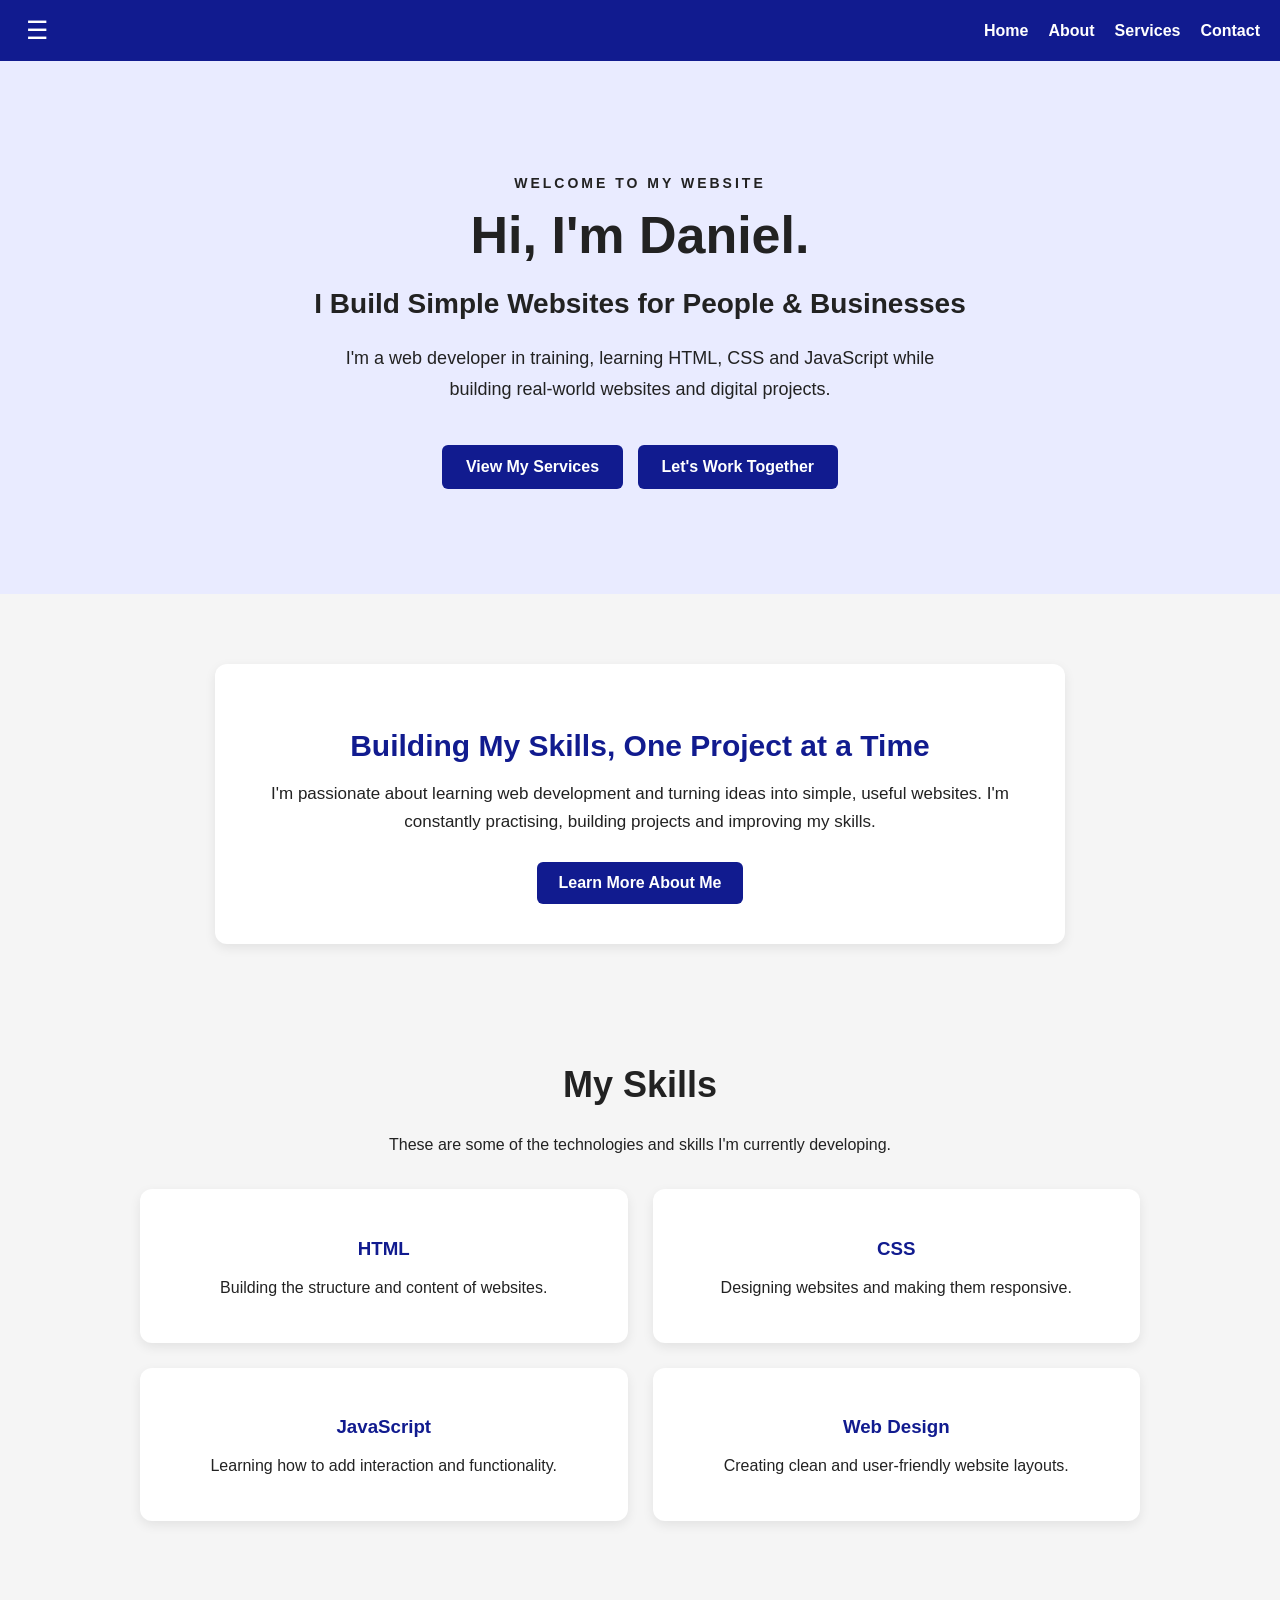
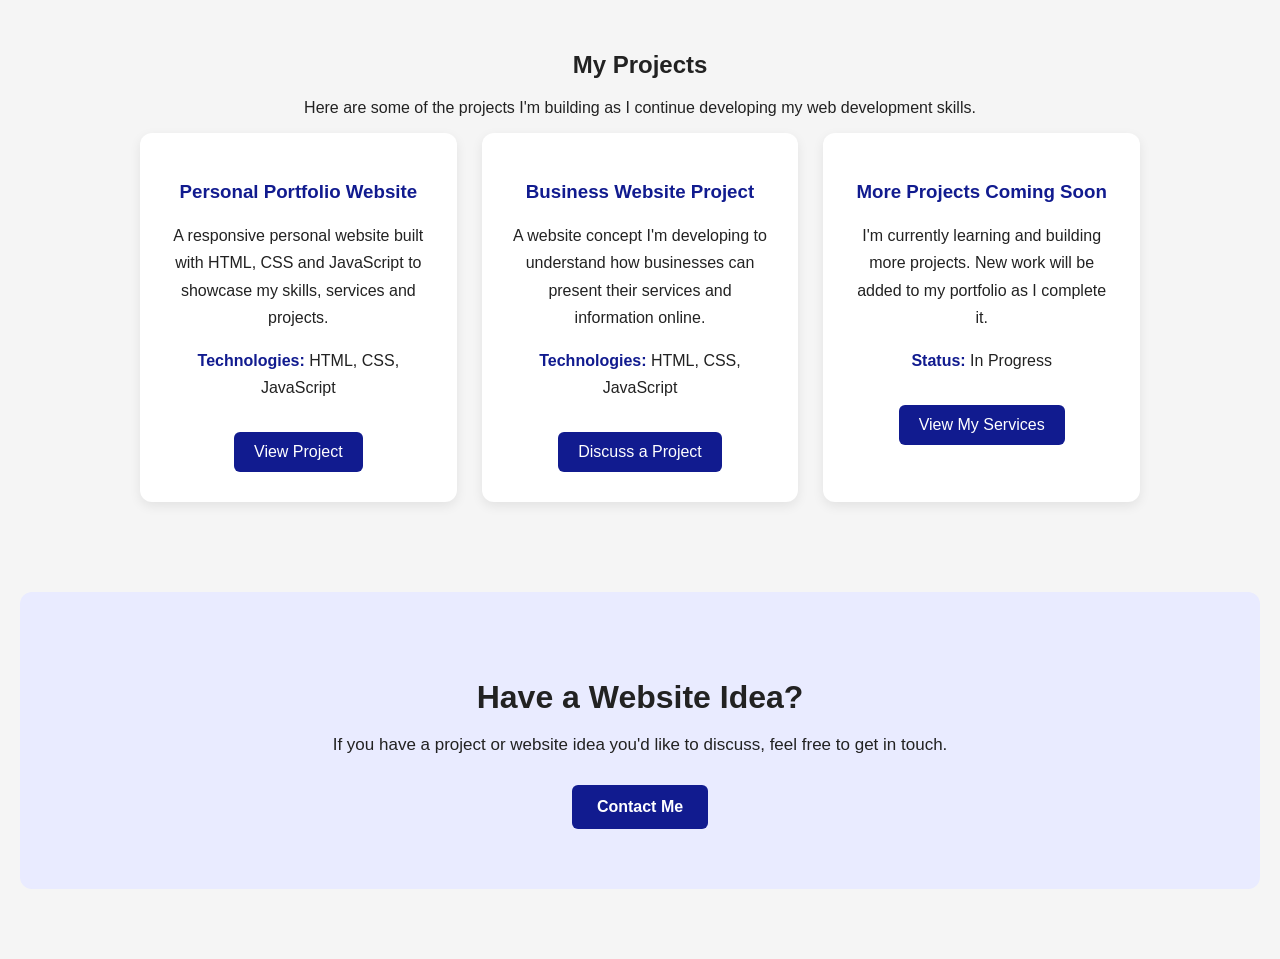
<file: index.html>
<!DOCTYPE html>
<html>

<head>
    <title>Daniel | Web Developer</title>
    <link rel="stylesheet" href="style.css">
</head>

<body>

    <!-- Navigation -->
    <nav>
        <button id="menuButton">☰</button>

        <div id="navLinks">
            <a href="index.html">Home</a>
            <a href="about.html">About</a>
            <a href="services.html">Services</a>
            <a href="contact.html">Contact</a>
        </div>
    </nav>


    <!-- Hero Section -->
    <section class="hero">

        <div class="hero-content">

            <p class="hero-small">WELCOME TO MY WEBSITE</p>

            <h1>Hi, I'm Daniel.</h1>

            <h2>I Build Simple Websites for People & Businesses</h2>

            <p>
                I'm a web developer in training, learning HTML, CSS and
                JavaScript while building real-world websites and digital
                projects.
            </p>

            <div class="hero-buttons">
                <a href="services.html">View My Services</a>
                <a href="contact.html">Let's Work Together</a>
            </div>

        </div>

    </section>


    <!-- About Preview -->
    <section class="about-preview">

        <h2>Building My Skills, One Project at a Time</h2>

        <p>
            I'm passionate about learning web development and turning
            ideas into simple, useful websites. I'm constantly practising,
            building projects and improving my skills.
        </p>

        <a href="about.html">Learn More About Me</a>

    </section>


    <!-- Skills Section -->
    <section class="skills-section">

        <h2>My Skills</h2>

        <p>
            These are some of the technologies and skills I'm currently
            developing.
        </p>

        <div class="skills-container">

            <div class="skill-card">

                <h3>HTML</h3>

                <p>
                    Building the structure and content of websites.
                </p>

            </div>


            <div class="skill-card">

                <h3>CSS</h3>

                <p>
                    Designing websites and making them responsive.
                </p>

            </div>


            <div class="skill-card">

                <h3>JavaScript</h3>

                <p>
                    Learning how to add interaction and functionality.
                </p>

            </div>


            <div class="skill-card">

                <h3>Web Design</h3>

                <p>
                    Creating clean and user-friendly website layouts.
                </p>

            </div>

        </div>

    </section>


    <!-- Projects Section -->
    <section class="projects-section">

        <h2>My Projects</h2>

        <p>
            Here are some of the projects I'm building as I continue
            developing my web development skills.
        </p>


        <div class="projects-container">


            <!-- Project 1 -->
            <div class="project-card">

                <h3>Personal Portfolio Website</h3>

                <p>
                    A responsive personal website built with HTML, CSS
                    and JavaScript to showcase my skills, services and
                    projects.
                </p>

                <p>
                    <strong>Technologies:</strong>
                    HTML, CSS, JavaScript
                </p>

                <a href="index.html">View Project</a>

            </div>


            <!-- Project 2 -->
            <div class="project-card">

                <h3>Business Website Project</h3>

                <p>
                    A website concept I'm developing to understand how
                    businesses can present their services and information
                    online.
                </p>

                <p>
                    <strong>Technologies:</strong>
                    HTML, CSS, JavaScript
                </p>

                <a href="contact.html">Discuss a Project</a>

            </div>


            <!-- Project 3 -->
            <div class="project-card">

                <h3>More Projects Coming Soon</h3>

                <p>
                    I'm currently learning and building more projects.
                    New work will be added to my portfolio as I complete it.
                </p>

                <p>
                    <strong>Status:</strong>
                    In Progress
                </p>

                <a href="services.html">View My Services</a>

            </div>


        </div>

    </section>


    <!-- Call To Action -->
    <section class="home-contact">

        <h2>Have a Website Idea?</h2>

        <p>
            If you have a project or website idea you'd like to discuss,
            feel free to get in touch.
        </p>

        <a href="contact.html">Contact Me</a>

    </section>


    <!-- JavaScript -->
    <script src="script.js"></script>

</body>

</html>
</file>
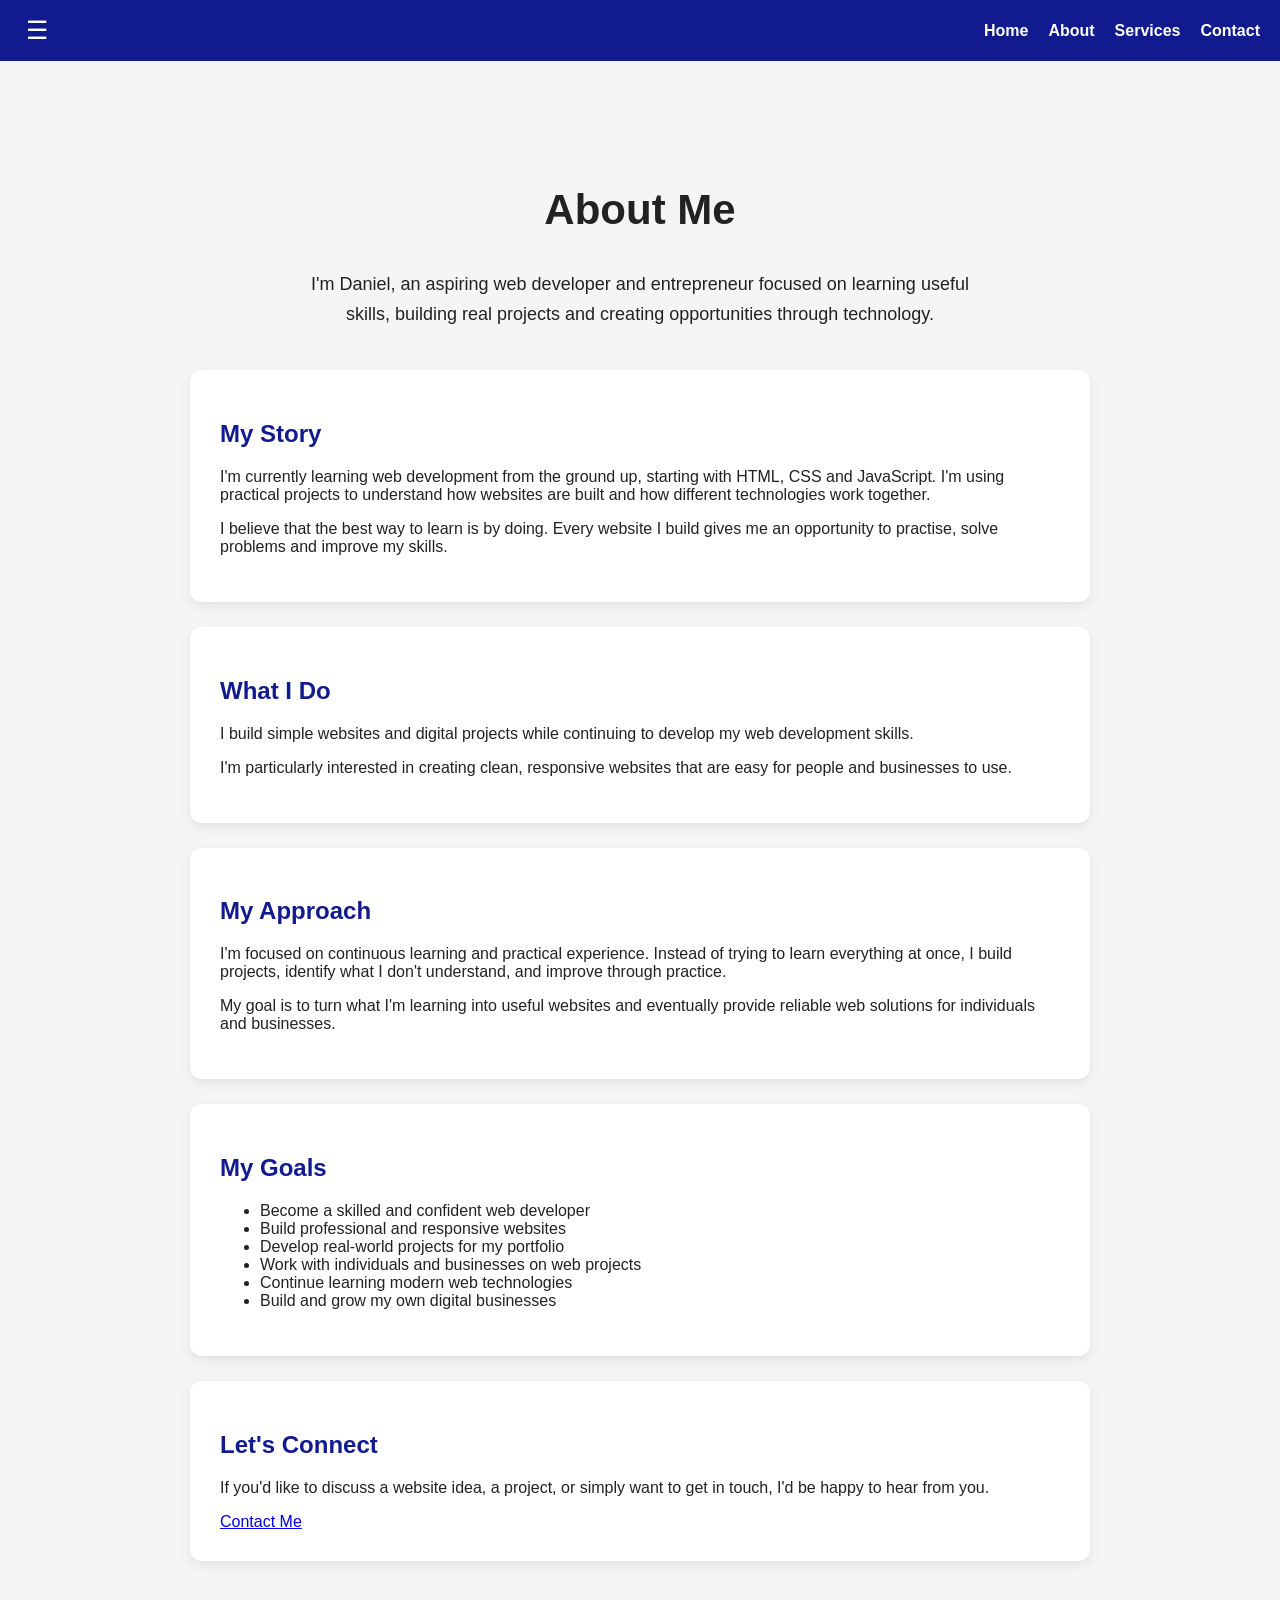
<file: about.html>
<!DOCTYPE html>
<html>

<head>
    <title>About Daniel</title>
    <link rel="stylesheet" href="style.css">
</head>

<body>

    <!-- Navigation -->
    <nav>
        <button id="menuButton">☰</button>

        <div id="navLinks">
            <a href="index.html">Home</a>
            <a href="about.html">About</a>
            <a href="services.html">Services</a>
            <a href="contact.html">Contact</a>
        </div>
    </nav>


    <!-- About Page -->
    <section class="about-page">

        <h1>About Me</h1>

        <p class="about-intro">
            I'm Daniel, an aspiring web developer and entrepreneur
            focused on learning useful skills, building real projects
            and creating opportunities through technology.
        </p>


        <!-- My Story -->
        <div class="about-card">

            <h2>My Story</h2>

            <p>
                I'm currently learning web development from the ground up,
                starting with HTML, CSS and JavaScript. I'm using practical
                projects to understand how websites are built and how
                different technologies work together.
            </p>

            <p>
                I believe that the best way to learn is by doing. Every
                website I build gives me an opportunity to practise,
                solve problems and improve my skills.
            </p>

        </div>


        <!-- What I Do -->
        <div class="about-card">

            <h2>What I Do</h2>

            <p>
                I build simple websites and digital projects while
                continuing to develop my web development skills.
            </p>

            <p>
                I'm particularly interested in creating clean,
                responsive websites that are easy for people and
                businesses to use.
            </p>

        </div>


        <!-- My Approach -->
        <div class="about-card">

            <h2>My Approach</h2>

            <p>
                I'm focused on continuous learning and practical
                experience. Instead of trying to learn everything at
                once, I build projects, identify what I don't understand,
                and improve through practice.
            </p>

            <p>
                My goal is to turn what I'm learning into useful
                websites and eventually provide reliable web solutions
                for individuals and businesses.
            </p>

        </div>


        <!-- My Goals -->
        <div class="about-card">

            <h2>My Goals</h2>

            <ul>
                <li>Become a skilled and confident web developer</li>

                <li>Build professional and responsive websites</li>

                <li>Develop real-world projects for my portfolio</li>

                <li>Work with individuals and businesses on web projects</li>

                <li>Continue learning modern web technologies</li>

                <li>Build and grow my own digital businesses</li>
            </ul>

        </div>


        <!-- Call To Action -->
        <div class="about-card">

            <h2>Let's Connect</h2>

            <p>
                If you'd like to discuss a website idea, a project,
                or simply want to get in touch, I'd be happy to hear
                from you.
            </p>

            <a href="contact.html">Contact Me</a>

        </div>

    </section>


    <!-- JavaScript -->
    <script src="script.js"></script>

</body>

</html>
</file>
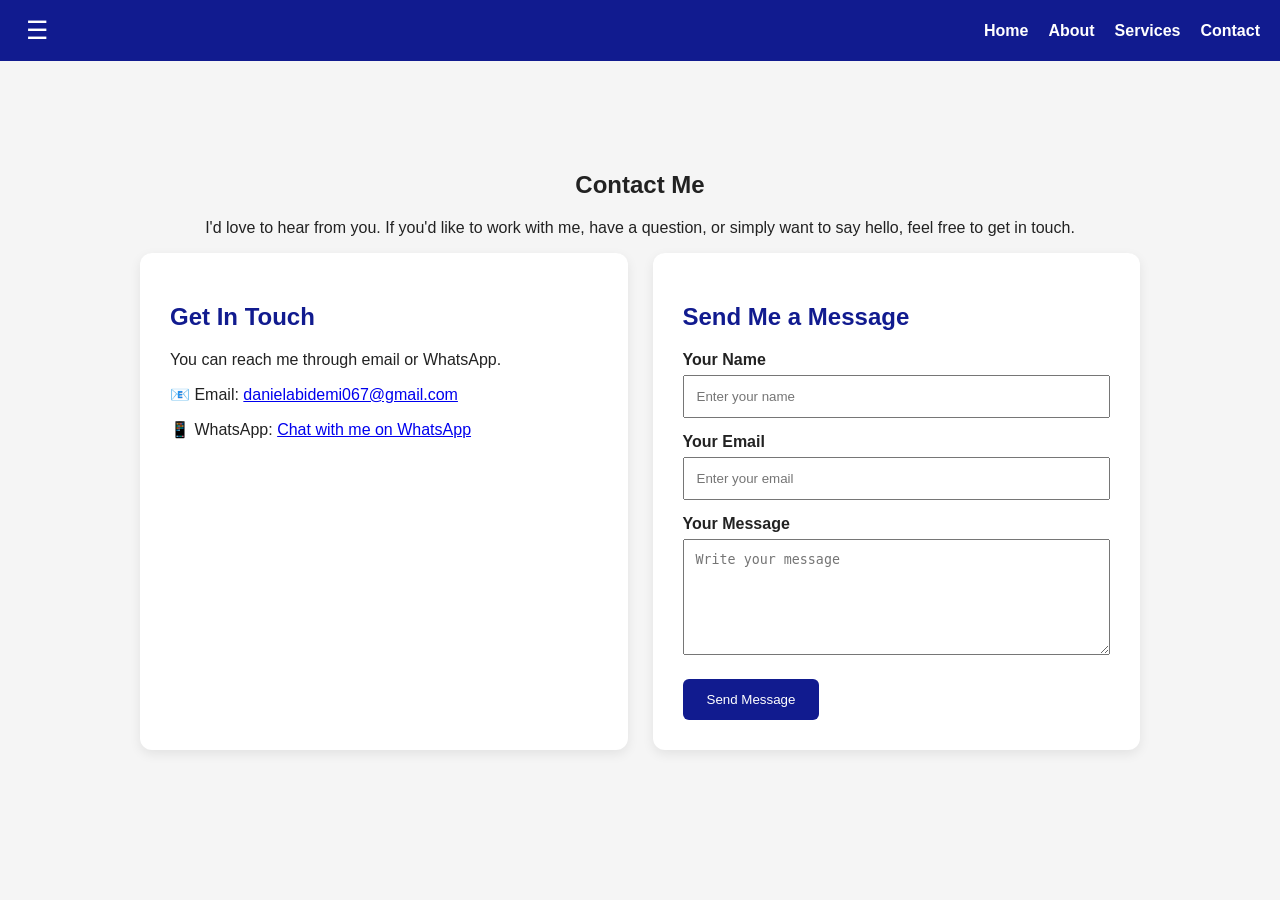
<file: contact.html>
<!DOCTYPE html>
<html>

<head>
    <title>Contact Me</title>
    <link rel="stylesheet" href="style.css">
</head>

<body>

    <nav>
        <button id="menuButton">☰</button>

        <div id="navLinks">
            <a href="index.html">Home</a>
            <a href="about.html">About</a>
            <a href="services.html">Services</a>
            <a href="contact.html">Contact</a>
        </div>
    </nav>


    <section class="contact-section">

        <h1>Contact Me</h1>

        <p>
            I'd love to hear from you. If you'd like to work with me,
            have a question, or simply want to say hello, feel free
            to get in touch.
        </p>


        <div class="contact-container">

            <div class="contact-info">

                <h2>Get In Touch</h2>

                <p>
                    You can reach me through email or WhatsApp.
                </p>

                <p>
                    📧 Email:
                    <a href="mailto:danielabidemi067@gmail.com">
                        danielabidemi067@gmail.com
                    </a>
                </p>

                <p>
                    📱 WhatsApp:
                    <a href="https://wa.me/2349048557982">
                        Chat with me on WhatsApp
                    </a>
                </p>

            </div>


            <div class="contact-form">

                <h2>Send Me a Message</h2>

                <form action="https://formspree.io/f/mbgrdyqr" method="POST">

                    <label for="name">Your Name</label>

                    <input
                        type="text"
                        id="name"
                        name="name"
                        placeholder="Enter your name"
                        required
                    >

                    <label for="email">Your Email</label>

                    <input
                        type="email"
                        id="email"
                        name="email"
                        placeholder="Enter your email"
                        required
                    >

                    <label for="message">Your Message</label>

                    <textarea
                        id="message"
                        name="message"
                        rows="6"
                        placeholder="Write your message"
                        required
                    ></textarea>

                    <button type="submit">
                        Send Message
                    </button>

                </form>

            </div>

        </div>

    </section>


    <script src="script.js"></script>

</body>

</html>
</file>
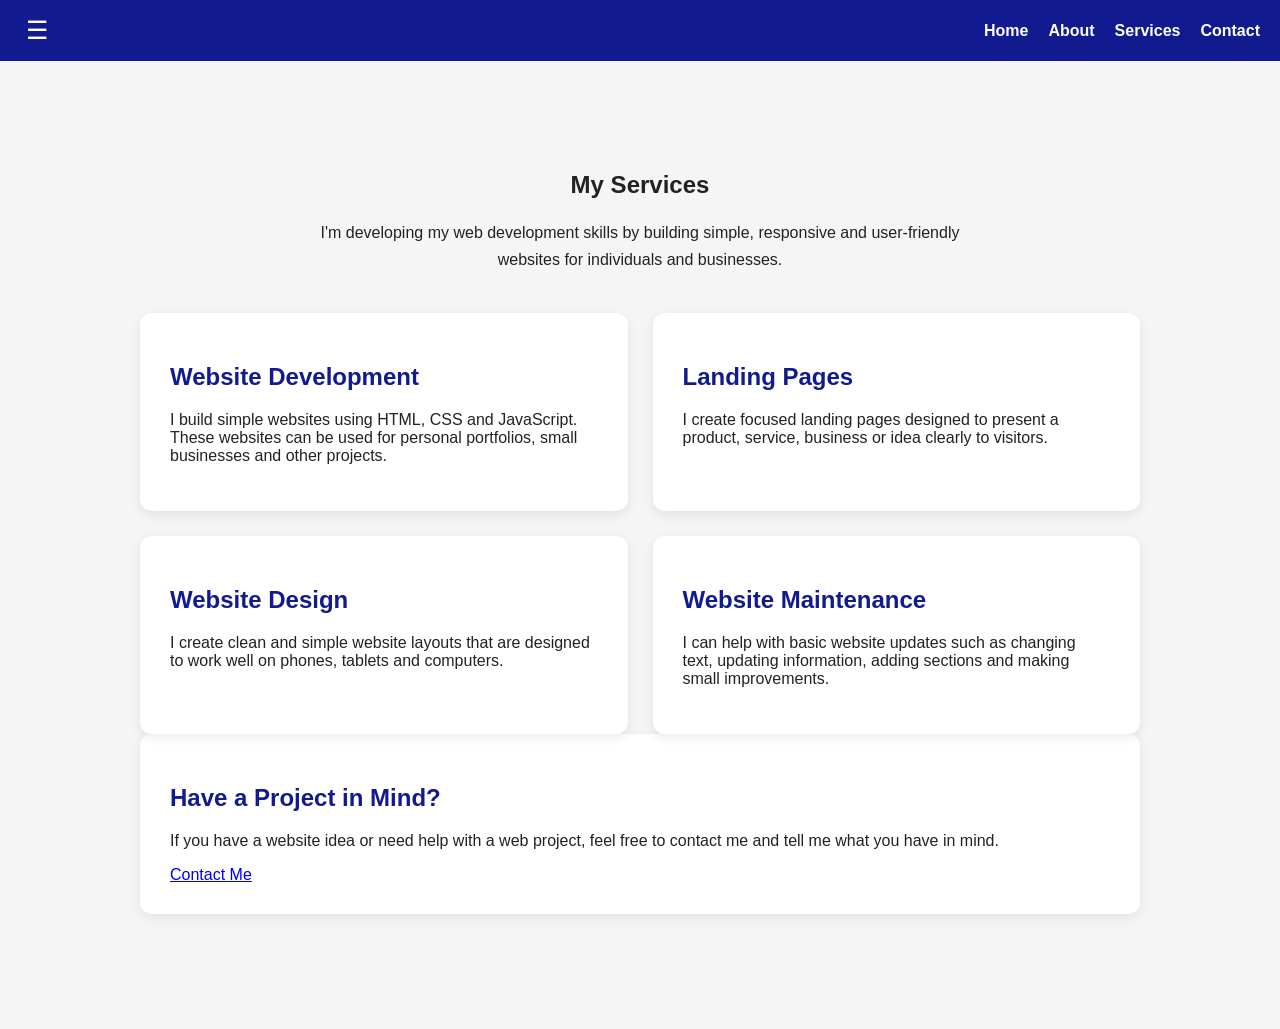
<file: services.html>
<!DOCTYPE html>
<html>

<head>
    <title>Services | Daniel</title>
    <link rel="stylesheet" href="style.css">
</head>

<body>

    <!-- Navigation -->
    <nav>
        <button id="menuButton">☰</button>

        <div id="navLinks">
            <a href="index.html">Home</a>
            <a href="about.html">About</a>
            <a href="services.html">Services</a>
            <a href="contact.html">Contact</a>
        </div>
    </nav>


    <!-- Services Page -->
    <section class="services-page">

        <h1>My Services</h1>

        <p class="services-intro">
            I'm developing my web development skills by building
            simple, responsive and user-friendly websites for
            individuals and businesses.
        </p>


        <div class="services-container">


            <!-- Service 1 -->
            <div class="service-card">

                <h2>Website Development</h2>

                <p>
                    I build simple websites using HTML, CSS and
                    JavaScript. These websites can be used for
                    personal portfolios, small businesses and
                    other projects.
                </p>

            </div>


            <!-- Service 2 -->
            <div class="service-card">

                <h2>Landing Pages</h2>

                <p>
                    I create focused landing pages designed to
                    present a product, service, business or idea
                    clearly to visitors.
                </p>

            </div>


            <!-- Service 3 -->
            <div class="service-card">

                <h2>Website Design</h2>

                <p>
                    I create clean and simple website layouts
                    that are designed to work well on phones,
                    tablets and computers.
                </p>

            </div>


            <!-- Service 4 -->
            <div class="service-card">

                <h2>Website Maintenance</h2>

                <p>
                    I can help with basic website updates such
                    as changing text, updating information,
                    adding sections and making small improvements.
                </p>

            </div>


        </div>


        <!-- Call To Action -->
        <div class="about-card">

            <h2>Have a Project in Mind?</h2>

            <p>
                If you have a website idea or need help with a
                web project, feel free to contact me and tell me
                what you have in mind.
            </p>

            <a href="contact.html">Contact Me</a>

        </div>

    </section>


    <!-- JavaScript -->
    <script src="script.js"></script>

</body>

</html>
</file>
<file: style.css>
body {
    margin: 0;
    font-family: Arial, sans-serif;
    background-color: #f5f5f5;
    color: #222;
}


/* Navigation */

nav {
    background-color: #111b8f;
    padding: 15px 20px;
    display: flex;
    align-items: center;
    justify-content: space-between;
}

nav a {
    color: white;
    text-decoration: none;
    margin-left: 20px;
    font-weight: bold;
}

#menuButton {
    background: none;
    border: none;
    color: white;
    font-size: 25px;
    cursor: pointer;
}

#navLinks {
    display: flex;
    align-items: center;
}


/* Hero */

.hero {
    padding: 100px 20px;
    text-align: center;
    background-color: #e9ebff;
}

.hero-content {
    max-width: 800px;
    margin: 0 auto;
}

.hero-small {
    font-size: 14px;
    font-weight: bold;
    letter-spacing: 3px;
}

.hero h1 {
    font-size: 52px;
    margin: 10px 0;
}

.hero h2 {
    font-size: 28px;
}

.hero-content > p:not(.hero-small) {
    font-size: 18px;
    line-height: 1.7;
    max-width: 650px;
    margin: 0 auto;
}

.hero-buttons {
    margin-top: 35px;
}

.hero-buttons a {
    display: inline-block;
    padding: 13px 24px;
    margin: 5px;
    text-decoration: none;
    border-radius: 6px;
    background-color: #111b8f;
    color: white;
    font-weight: bold;
}


/* Skills */

.skills-section {
    max-width: 1000px;
    margin: 70px auto;
    text-align: center;
    padding: 20px;
}

.skills-section h2 {
    font-size: 36px;
}

.skills-container {
    display: grid;
    grid-template-columns: repeat(2, 1fr);
    gap: 25px;
    margin-top: 35px;
}

.skill-card {
    background-color: white;
    padding: 30px;
    border-radius: 12px;
    box-shadow: 0 4px 12px rgba(0,0,0,0.08);
}

.skill-card h3 {
    color: #111b8f;
}


/* Projects */

.projects-section {
    max-width: 1000px;
    margin: 70px auto;
    padding: 20px;
    text-align: center;
}

.projects-container {
    display: grid;
    grid-template-columns: repeat(2, 1fr);
    gap: 25px;
}

.project-card {
    background-color: white;
    padding: 30px;
    border-radius: 12px;
    box-shadow: 0 4px 12px rgba(0,0,0,0.08);
}

.project-card h3 {
    color: #111b8f;
}

.project-card a {
    display: inline-block;
    margin-top: 15px;
    padding: 11px 20px;
    background-color: #111b8f;
    color: white;
    text-decoration: none;
    border-radius: 6px;
}


/* About */

.about-page {
    max-width: 900px;
    margin: 70px auto;
    padding: 20px;
    text-align: center;
}

.about-page h1 {
    font-size: 42px;
}

.about-intro {
    max-width: 700px;
    margin: 0 auto 40px;
    font-size: 18px;
    line-height: 1.7;
}

.about-card {
    background-color: white;
    padding: 30px;
    margin-bottom: 25px;
    border-radius: 12px;
    text-align: left;
    box-shadow: 0 4px 12px rgba(0,0,0,0.08);
}

.about-card h2 {
    color: #111b8f;
}


/* Services */

.services-page {
    max-width: 1000px;
    margin: 70px auto;
    padding: 20px;
    text-align: center;
}

.services-intro {
    max-width: 700px;
    margin: 0 auto 40px;
    line-height: 1.7;
}

.services-container {
    display: grid;
    grid-template-columns: repeat(2, 1fr);
    gap: 25px;
}

.service-card {
    background-color: white;
    padding: 30px;
    border-radius: 12px;
    text-align: left;
    box-shadow: 0 4px 12px rgba(0,0,0,0.08);
}

.service-card h2 {
    color: #111b8f;
}


/* Contact */

.contact-section {
    max-width: 1000px;
    margin: 70px auto;
    padding: 20px;
    text-align: center;
}

.contact-container {
    display: grid;
    grid-template-columns: 1fr 1fr;
    gap: 25px;
}

.contact-info,
.contact-form {
    background-color: white;
    padding: 30px;
    border-radius: 12px;
    text-align: left;
    box-shadow: 0 4px 12px rgba(0,0,0,0.08);
}

.contact-info h2,
.contact-form h2 {
    color: #111b8f;
}

.contact-form label {
    display: block;
    margin-top: 15px;
    margin-bottom: 6px;
    font-weight: bold;
}

.contact-form input,
.contact-form textarea {
    width: 100%;
    padding: 12px;
    box-sizing: border-box;
}

.contact-form button {
    margin-top: 20px;
    padding: 13px 24px;
    background-color: #111b8f;
    color: white;
    border: none;
    border-radius: 6px;
}


/* MOBILE */

@media (max-width: 600px) {

    nav {
        display: block;
        padding: 15px 20px;
    }

    #menuButton {
        display: block;
        margin-bottom: 10px;
    }

    #navLinks {
        display: none;
        width: 100%;
        text-align: center;
    }

    #navLinks.show {
        display: block;
    }

    #navLinks a {
        display: block;
        margin: 12px 0;
    }


    .hero {
        padding: 70px 20px;
    }

    .hero h1 {
        font-size: 38px;
    }

    .hero h2 {
        font-size: 22px;
    }


    .skills-container {
        grid-template-columns: 1fr;
    }


    .projects-container {
        grid-template-columns: 1fr;
    }


    .about-page {
        margin: 40px auto;
        padding: 15px;
    }

    .about-page h1 {
        font-size: 34px;
    }

    .about-card {
        padding: 22px;
    }


    .services-page {
        margin: 40px auto;
        padding: 15px;
    }

    .services-container {
        grid-template-columns: 1fr;
    }

    .service-card {
        padding: 22px;
    }


    .contact-section {
        margin: 40px auto;
        padding: 15px;
    }

    .contact-container {
        grid-template-columns: 1fr;
    }

    .contact-info,
    .contact-form {
        padding: 22px;
    }

        }body {
    margin: 0;
    font-family: Arial, sans-serif;
    background-color: #f5f5f5;
    color: #222;
}


/* Navigation */

nav {
    background-color: #111b8f;
    padding: 15px 20px;
    display: flex;
    align-items: center;
    justify-content: space-between;
}

nav a {
    color: white;
    text-decoration: none;
    margin-left: 20px;
    font-weight: bold;
}

#menuButton {
    background: none;
    border: none;
    color: white;
    font-size: 25px;
    cursor: pointer;
}

#navLinks {
    display: flex;
    align-items: center;
}


/* Hero */

.hero {
    padding: 100px 20px;
    text-align: center;
    background-color: #e9ebff;
}

.hero-content {
    max-width: 800px;
    margin: 0 auto;
}

.hero-small {
    font-size: 14px;
    font-weight: bold;
    letter-spacing: 3px;
}

.hero h1 {
    font-size: 52px;
    margin: 10px 0;
}

.hero h2 {
    font-size: 28px;
}

.hero-content > p:not(.hero-small) {
    font-size: 18px;
    line-height: 1.7;
    max-width: 650px;
    margin: 0 auto;
}

.hero-buttons {
    margin-top: 35px;
}

.hero-buttons a {
    display: inline-block;
    padding: 13px 24px;
    margin: 5px;
    text-decoration: none;
    border-radius: 6px;
    background-color: #111b8f;
    color: white;
    font-weight: bold;
}


/* Skills */

.skills-section {
    max-width: 1000px;
    margin: 70px auto;
    text-align: center;
    padding: 20px;
}

.skills-section h2 {
    font-size: 36px;
}

.skills-container {
    display: grid;
    grid-template-columns: repeat(2, 1fr);
    gap: 25px;
    margin-top: 35px;
}

.skill-card {
    background-color: white;
    padding: 30px;
    border-radius: 12px;
    box-shadow: 0 4px 12px rgba(0,0,0,0.08);
}

.skill-card h3 {
    color: #111b8f;
}


/* Projects */

.projects-section {
    max-width: 1000px;
    margin: 70px auto;
    padding: 20px;
    text-align: center;
}

.projects-container {
    display: grid;
    grid-template-columns: repeat(2, 1fr);
    gap: 25px;
}

.project-card {
    background-color: white;
    padding: 30px;
    border-radius: 12px;
    box-shadow: 0 4px 12px rgba(0,0,0,0.08);
}

.project-card h3 {
    color: #111b8f;
}

.project-card a {
    display: inline-block;
    margin-top: 15px;
    padding: 11px 20px;
    background-color: #111b8f;
    color: white;
    text-decoration: none;
    border-radius: 6px;
}


/* About */

.about-page {
    max-width: 900px;
    margin: 70px auto;
    padding: 20px;
    text-align: center;
}

.about-page h1 {
    font-size: 42px;
}

.about-intro {
    max-width: 700px;
    margin: 0 auto 40px;
    font-size: 18px;
    line-height: 1.7;
}

.about-card {
    background-color: white;
    padding: 30px;
    margin-bottom: 25px;
    border-radius: 12px;
    text-align: left;
    box-shadow: 0 4px 12px rgba(0,0,0,0.08);
}

.about-card h2 {
    color: #111b8f;
}


/* Services */

.services-page {
    max-width: 1000px;
    margin: 70px auto;
    padding: 20px;
    text-align: center;
}

.services-intro {
    max-width: 700px;
    margin: 0 auto 40px;
    line-height: 1.7;
}

.services-container {
    display: grid;
    grid-template-columns: repeat(2, 1fr);
    gap: 25px;
}

.service-card {
    background-color: white;
    padding: 30px;
    border-radius: 12px;
    text-align: left;
    box-shadow: 0 4px 12px rgba(0,0,0,0.08);
}

.service-card h2 {
    color: #111b8f;
}


/* Contact */

.contact-section {
    max-width: 1000px;
    margin: 70px auto;
    padding: 20px;
    text-align: center;
}

.contact-container {
    display: grid;
    grid-template-columns: 1fr 1fr;
    gap: 25px;
}

.contact-info,
.contact-form {
    background-color: white;
    padding: 30px;
    border-radius: 12px;
    text-align: left;
    box-shadow: 0 4px 12px rgba(0,0,0,0.08);
}

.contact-info h2,
.contact-form h2 {
    color: #111b8f;
}

.contact-form label {
    display: block;
    margin-top: 15px;
    margin-bottom: 6px;
    font-weight: bold;
}

.contact-form input,
.contact-form textarea {
    width: 100%;
    padding: 12px;
    box-sizing: border-box;
}

.contact-form button {
    margin-top: 20px;
    padding: 13px 24px;
    background-color: #111b8f;
    color: white;
    border: none;
    border-radius: 6px;
}


/* MOBILE */

@media (max-width: 600px) {

    nav {
        display: block;
        padding: 15px 20px;
    }

    #menuButton {
        display: block;
        margin-bottom: 10px;
    }

    #navLinks {
        display: none;
        width: 100%;
        text-align: center;
    }

    #navLinks.show {
        display: block;
    }

    #navLinks a {
        display: block;
        margin: 12px 0;
    }


    .hero {
        padding: 70px 20px;
    }

    .hero h1 {
        font-size: 38px;
    }

    .hero h2 {
        font-size: 22px;
    }


    .skills-container {
        grid-template-columns: 1fr;
    }


    .projects-container {
        grid-template-columns: 1fr;
    }


    .about-page {
        margin: 40px auto;
        padding: 15px;
    }

    .about-page h1 {
        font-size: 34px;
    }

    .about-card {
        padding: 22px;
    }


    .services-page {
        margin: 40px auto;
        padding: 15px;
    }

    .services-container {
        grid-template-columns: 1fr;
    }

    .service-card {
        padding: 22px;
    }


    .contact-section {
        margin: 40px auto;
        padding: 15px;
    }

    .contact-container {
        grid-template-columns: 1fr;
    }

    .contact-info,
    .contact-form {
        padding: 22px;
    }

    }/* Homepage Extra Sections */

.about-preview {
    max-width: 800px;
    margin: 70px auto;
    padding: 40px 25px;
    text-align: center;
    background-color: white;
    border-radius: 12px;
    box-shadow: 0 4px 12px rgba(0, 0, 0, 0.08);
}

.about-preview h2 {
    color: #111b8f;
    font-size: 30px;
    margin-bottom: 15px;
}

.about-preview p {
    font-size: 17px;
    line-height: 1.7;
    margin-bottom: 25px;
}

.about-preview a {
    display: inline-block;
    padding: 12px 22px;
    background-color: #111b8f;
    color: white;
    text-decoration: none;
    border-radius: 6px;
    font-weight: bold;
}


.home-contact {
    margin: 70px 20px;
    padding: 60px 25px;
    text-align: center;
    background-color: #e9ebff;
    border-radius: 12px;
}

.home-contact h2 {
    font-size: 32px;
    margin-bottom: 15px;
}

.home-contact p {
    max-width: 650px;
    margin: 0 auto 25px;
    font-size: 17px;
    line-height: 1.7;
}

.home-contact a {
    display: inline-block;
    padding: 13px 25px;
    background-color: #111b8f;
    color: white;
    text-decoration: none;
    border-radius: 6px;
    font-weight: bold;
}


/* Mobile */

@media (max-width: 600px) {

    .about-preview {
        margin: 45px 15px;
        padding: 30px 20px;
    }

    .about-preview h2 {
        font-size: 25px;
    }

    .about-preview p {
        font-size: 16px;
    }

    .home-contact {
        margin: 45px 15px;
        padding: 45px 20px;
    }

    .home-contact h2 {
        font-size: 27px;
    }

        }/* Improved Project Cards */

.project-card {
    transition: transform 0.3s ease, box-shadow 0.3s ease;
}

.project-card:hover {
    transform: translateY(-5px);
    box-shadow: 0 8px 20px rgba(0, 0, 0, 0.12);
}

.project-card p {
    line-height: 1.7;
}

.project-card strong {
    color: #111b8f;
}

.project-card a {
    transition: opacity 0.3s ease;
}

.project-card a:hover {
    opacity: 0.8;
}


/* Better layout for three projects */

@media (min-width: 601px) {

    .projects-container {
        grid-template-columns: repeat(3, 1fr);
    }

}


/* Mobile project cards */

@media (max-width: 600px) {

    .projects-container {
        grid-template-columns: 1fr;
    }

    .project-card {
        padding: 25px;
    }

}
</file>
